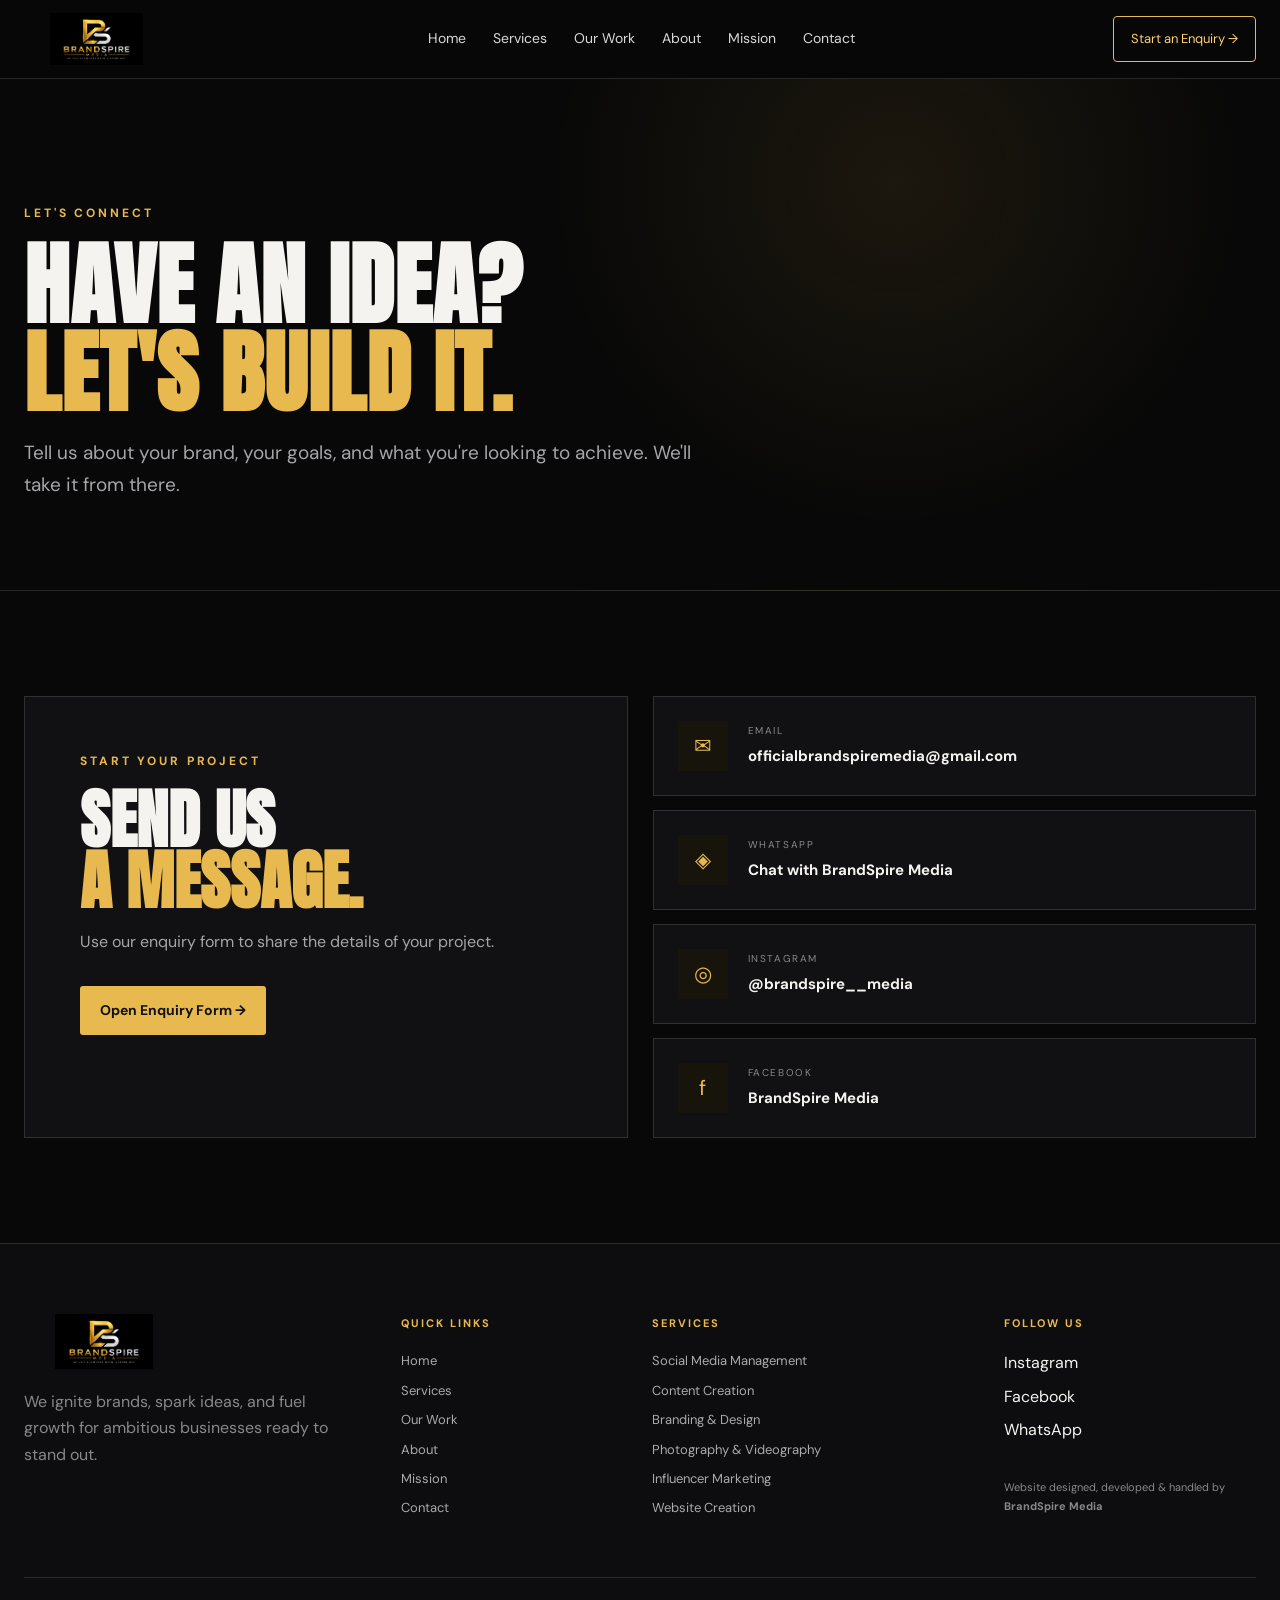
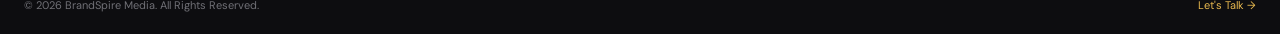
<file: contact.html>
<!DOCTYPE html>
<html lang="en">
<head>
  <meta charset="UTF-8">
  <meta name="viewport" content="width=device-width, initial-scale=1.0">
  <meta name="theme-color" content="#080808">
  <meta name="description" content="BrandSpire Media — Turn Ambition Into Iconic Digital Dominance.">
  <title>Contact | BrandSpire Media</title>
  <link rel="preconnect" href="https://fonts.googleapis.com">
  <link rel="preconnect" href="https://fonts.gstatic.com" crossorigin>
  <link href="https://fonts.googleapis.com/css2?family=Anton&family=DM+Sans:wght@400;500;600;700&display=swap" rel="stylesheet">
  <link rel="stylesheet" href="style.css">
</head>
<body>

<header class="site-header">
  <div class="container header-inner">
    <a class="brand" href="index.html" aria-label="BrandSpire Media home">
      <img src="assets/brandspire-logo.png" alt="BrandSpire Media">
    </a>
    <nav class="desktop-nav" aria-label="Primary navigation">
      <a href="index.html">Home</a>
      <a href="services.html">Services</a>
      <a href="work.html">Our Work</a>
      <a href="about.html">About</a>
      <a href="mission.html">Mission</a>
      <a href="contact.html">Contact</a>
    </nav>
    <a class="nav-cta" href="contact.html">Start an Enquiry <span>→</span></a>
    <button class="menu-toggle" aria-label="Open menu" aria-expanded="false">
      <span></span><span></span><span></span>
    </button>
  </div>
  <nav class="mobile-nav" aria-label="Mobile navigation">
    <a href="index.html">Home</a>
    <a href="services.html">Services</a>
    <a href="work.html">Our Work</a>
    <a href="about.html">About</a>
    <a href="mission.html">Mission</a>
    <a href="contact.html">Contact</a>
    <a class="mobile-cta" href="contact.html">Start an Enquiry →</a>
  </nav>
</header>
<main>
<section class="page-hero">
  <div class="container reveal">
    <div class="eyebrow">LET'S CONNECT</div>
    <h1>HAVE AN IDEA?<br><span>LET'S BUILD IT.</span></h1>
    <p>Tell us about your brand, your goals, and what you're looking to achieve. We'll take it from there.</p>
  </div>
</section>
<section class="section">
  <div class="container contact-grid">
    <div class="contact-panel reveal">
      <div class="eyebrow">START YOUR PROJECT</div>
      <h2>SEND US<br><span>A MESSAGE.</span></h2>
      <p>Use our enquiry form to share the details of your project.</p>
      <a class="btn btn-gold" href="https://docs.google.com/forms/d/e/1FAIpQLSdDPbQHjwNn8wqA6iQstf6iWJCaj7Lh3Hycfx7Gl19CtNlZLw/viewform?usp=publish-editor" target="_blank" rel="noopener noreferrer">Open Enquiry Form →</a>
    </div>
    <div class="contact-links">
      <a class="contact-item reveal" href="mailto:officialbrandspiremedia@gmail.com"><span>✉</span><div><small>EMAIL</small><strong>officialbrandspiremedia@gmail.com</strong></div></a>
      <a class="contact-item reveal" href="https://wa.me/917206149463" target="_blank" rel="noopener"><span>◈</span><div><small>WHATSAPP</small><strong>Chat with BrandSpire Media</strong></div></a>
      <a class="contact-item reveal" href="https://www.instagram.com/brandspire__media/" target="_blank" rel="noopener"><span>◎</span><div><small>INSTAGRAM</small><strong>@brandspire__media</strong></div></a>
      <a class="contact-item reveal" href="https://www.facebook.com/share/1cHBNtN7eo/?mibextid=wwXIfr" target="_blank" rel="noopener"><span>f</span><div><small>FACEBOOK</small><strong>BrandSpire Media</strong></div></a>
    </div>
  </div>
</section>
</main>
<footer class="footer">
  <div class="container footer-grid">
    <div>
      <a class="footer-brand" href="index.html">
        <img src="assets/brandspire-logo.png" alt="BrandSpire Media">
      </a>
      <p>We ignite brands, spark ideas, and fuel growth for ambitious businesses ready to stand out.</p>
    </div>
    <div>
      <h4>QUICK LINKS</h4>
      <a href="index.html">Home</a><a href="services.html">Services</a><a href="work.html">Our Work</a>
      <a href="about.html">About</a><a href="mission.html">Mission</a><a href="contact.html">Contact</a>
    </div>
    <div>
      <h4>SERVICES</h4>
      <a href="services.html">Social Media Management</a>
      <a href="services.html">Content Creation</a>
      <a href="services.html">Branding & Design</a>
      <a href="services.html">Photography & Videography</a>
      <a href="services.html">Influencer Marketing</a>
      <a href="services.html">Website Creation</a>
    </div>
    <div>
      <h4>FOLLOW US</h4>
      <div class="social-row">
        <a href="https://www.instagram.com/brandspire__media/" target="_blank" rel="noopener">Instagram</a>
        <a href="https://www.facebook.com/share/1cHBNtN7eo/?mibextid=wwXIfr" target="_blank" rel="noopener">Facebook</a>
        <a href="https://wa.me/917206149463" target="_blank" rel="noopener">WhatsApp</a>
      </div>
      <p class="footer-credit">Website designed, developed & handled by <strong>BrandSpire Media</strong></p>
    </div>
  </div>
  <div class="container footer-bottom">
    <span>© <span id="year"></span> BrandSpire Media. All Rights Reserved.</span>
    <a href="contact.html">Let's Talk →</a>
  </div>
</footer>
<button class="back-top" aria-label="Back to top">↑</button>
<script src="script.js"></script>
</body>
</html>
</file>
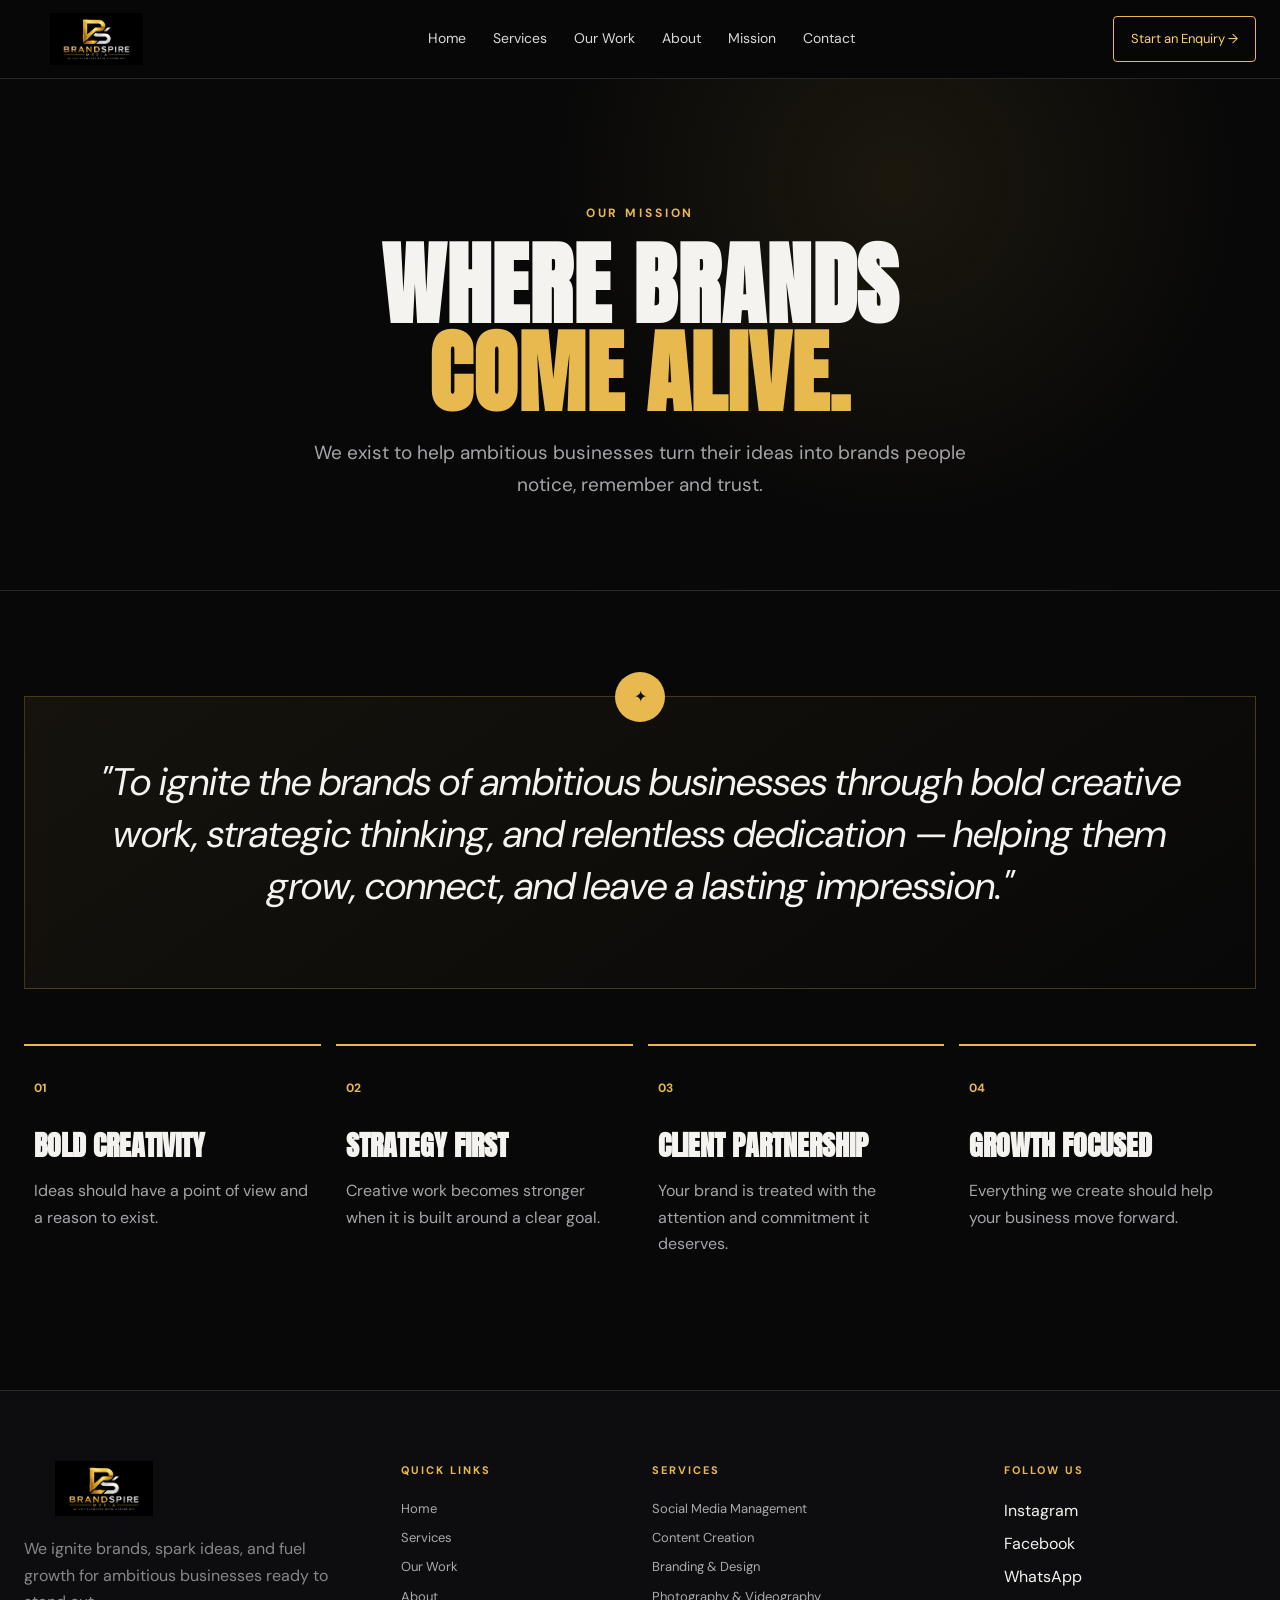
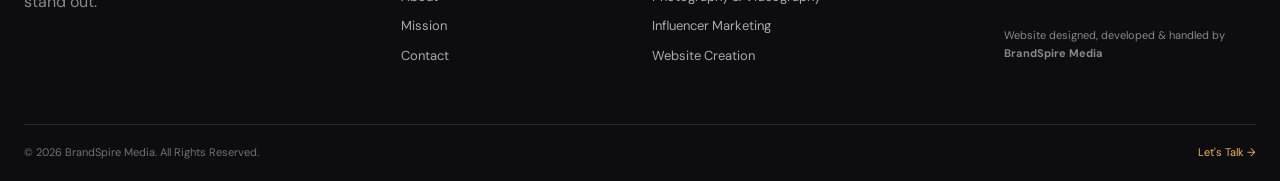
<file: mission.html>
<!DOCTYPE html>
<html lang="en">
<head>
  <meta charset="UTF-8">
  <meta name="viewport" content="width=device-width, initial-scale=1.0">
  <meta name="theme-color" content="#080808">
  <meta name="description" content="BrandSpire Media — Turn Ambition Into Iconic Digital Dominance.">
  <title>Mission | BrandSpire Media</title>
  <link rel="preconnect" href="https://fonts.googleapis.com">
  <link rel="preconnect" href="https://fonts.gstatic.com" crossorigin>
  <link href="https://fonts.googleapis.com/css2?family=Anton&family=DM+Sans:wght@400;500;600;700&display=swap" rel="stylesheet">
  <link rel="stylesheet" href="style.css">
</head>
<body>

<header class="site-header">
  <div class="container header-inner">
    <a class="brand" href="index.html" aria-label="BrandSpire Media home">
      <img src="assets/brandspire-logo.png" alt="BrandSpire Media">
    </a>
    <nav class="desktop-nav" aria-label="Primary navigation">
      <a href="index.html">Home</a>
      <a href="services.html">Services</a>
      <a href="work.html">Our Work</a>
      <a href="about.html">About</a>
      <a href="mission.html">Mission</a>
      <a href="contact.html">Contact</a>
    </nav>
    <a class="nav-cta" href="contact.html">Start an Enquiry <span>→</span></a>
    <button class="menu-toggle" aria-label="Open menu" aria-expanded="false">
      <span></span><span></span><span></span>
    </button>
  </div>
  <nav class="mobile-nav" aria-label="Mobile navigation">
    <a href="index.html">Home</a>
    <a href="services.html">Services</a>
    <a href="work.html">Our Work</a>
    <a href="about.html">About</a>
    <a href="mission.html">Mission</a>
    <a href="contact.html">Contact</a>
    <a class="mobile-cta" href="contact.html">Start an Enquiry →</a>
  </nav>
</header>
<main>
<section class="page-hero mission-hero">
  <div class="container reveal">
    <div class="eyebrow">OUR MISSION</div>
    <h1>WHERE BRANDS<br><span>COME ALIVE.</span></h1>
    <p>We exist to help ambitious businesses turn their ideas into brands people notice, remember and trust.</p>
  </div>
</section>
<section class="section">
  <div class="container">
    <div class="mission-statement reveal">
      <span>✦</span>
      <blockquote>"To ignite the brands of ambitious businesses through bold creative work, strategic thinking, and relentless dedication — helping them grow, connect, and leave a lasting impression."</blockquote>
    </div>
    <div class="values-grid">
      <article class="value reveal"><b>01</b><h2>Bold Creativity</h2><p>Ideas should have a point of view and a reason to exist.</p></article>
      <article class="value reveal"><b>02</b><h2>Strategy First</h2><p>Creative work becomes stronger when it is built around a clear goal.</p></article>
      <article class="value reveal"><b>03</b><h2>Client Partnership</h2><p>Your brand is treated with the attention and commitment it deserves.</p></article>
      <article class="value reveal"><b>04</b><h2>Growth Focused</h2><p>Everything we create should help your business move forward.</p></article>
    </div>
  </div>
</section>
</main>
<footer class="footer">
  <div class="container footer-grid">
    <div>
      <a class="footer-brand" href="index.html">
        <img src="assets/brandspire-logo.png" alt="BrandSpire Media">
      </a>
      <p>We ignite brands, spark ideas, and fuel growth for ambitious businesses ready to stand out.</p>
    </div>
    <div>
      <h4>QUICK LINKS</h4>
      <a href="index.html">Home</a><a href="services.html">Services</a><a href="work.html">Our Work</a>
      <a href="about.html">About</a><a href="mission.html">Mission</a><a href="contact.html">Contact</a>
    </div>
    <div>
      <h4>SERVICES</h4>
      <a href="services.html">Social Media Management</a>
      <a href="services.html">Content Creation</a>
      <a href="services.html">Branding & Design</a>
      <a href="services.html">Photography & Videography</a>
      <a href="services.html">Influencer Marketing</a>
      <a href="services.html">Website Creation</a>
    </div>
    <div>
      <h4>FOLLOW US</h4>
      <div class="social-row">
        <a href="https://www.instagram.com/brandspire__media/" target="_blank" rel="noopener">Instagram</a>
        <a href="https://www.facebook.com/share/1cHBNtN7eo/?mibextid=wwXIfr" target="_blank" rel="noopener">Facebook</a>
        <a href="https://wa.me/917206149463" target="_blank" rel="noopener">WhatsApp</a>
      </div>
      <p class="footer-credit">Website designed, developed & handled by <strong>BrandSpire Media</strong></p>
    </div>
  </div>
  <div class="container footer-bottom">
    <span>© <span id="year"></span> BrandSpire Media. All Rights Reserved.</span>
    <a href="contact.html">Let's Talk →</a>
  </div>
</footer>
<button class="back-top" aria-label="Back to top">↑</button>
<script src="script.js"></script>
</body>
</html>
</file>
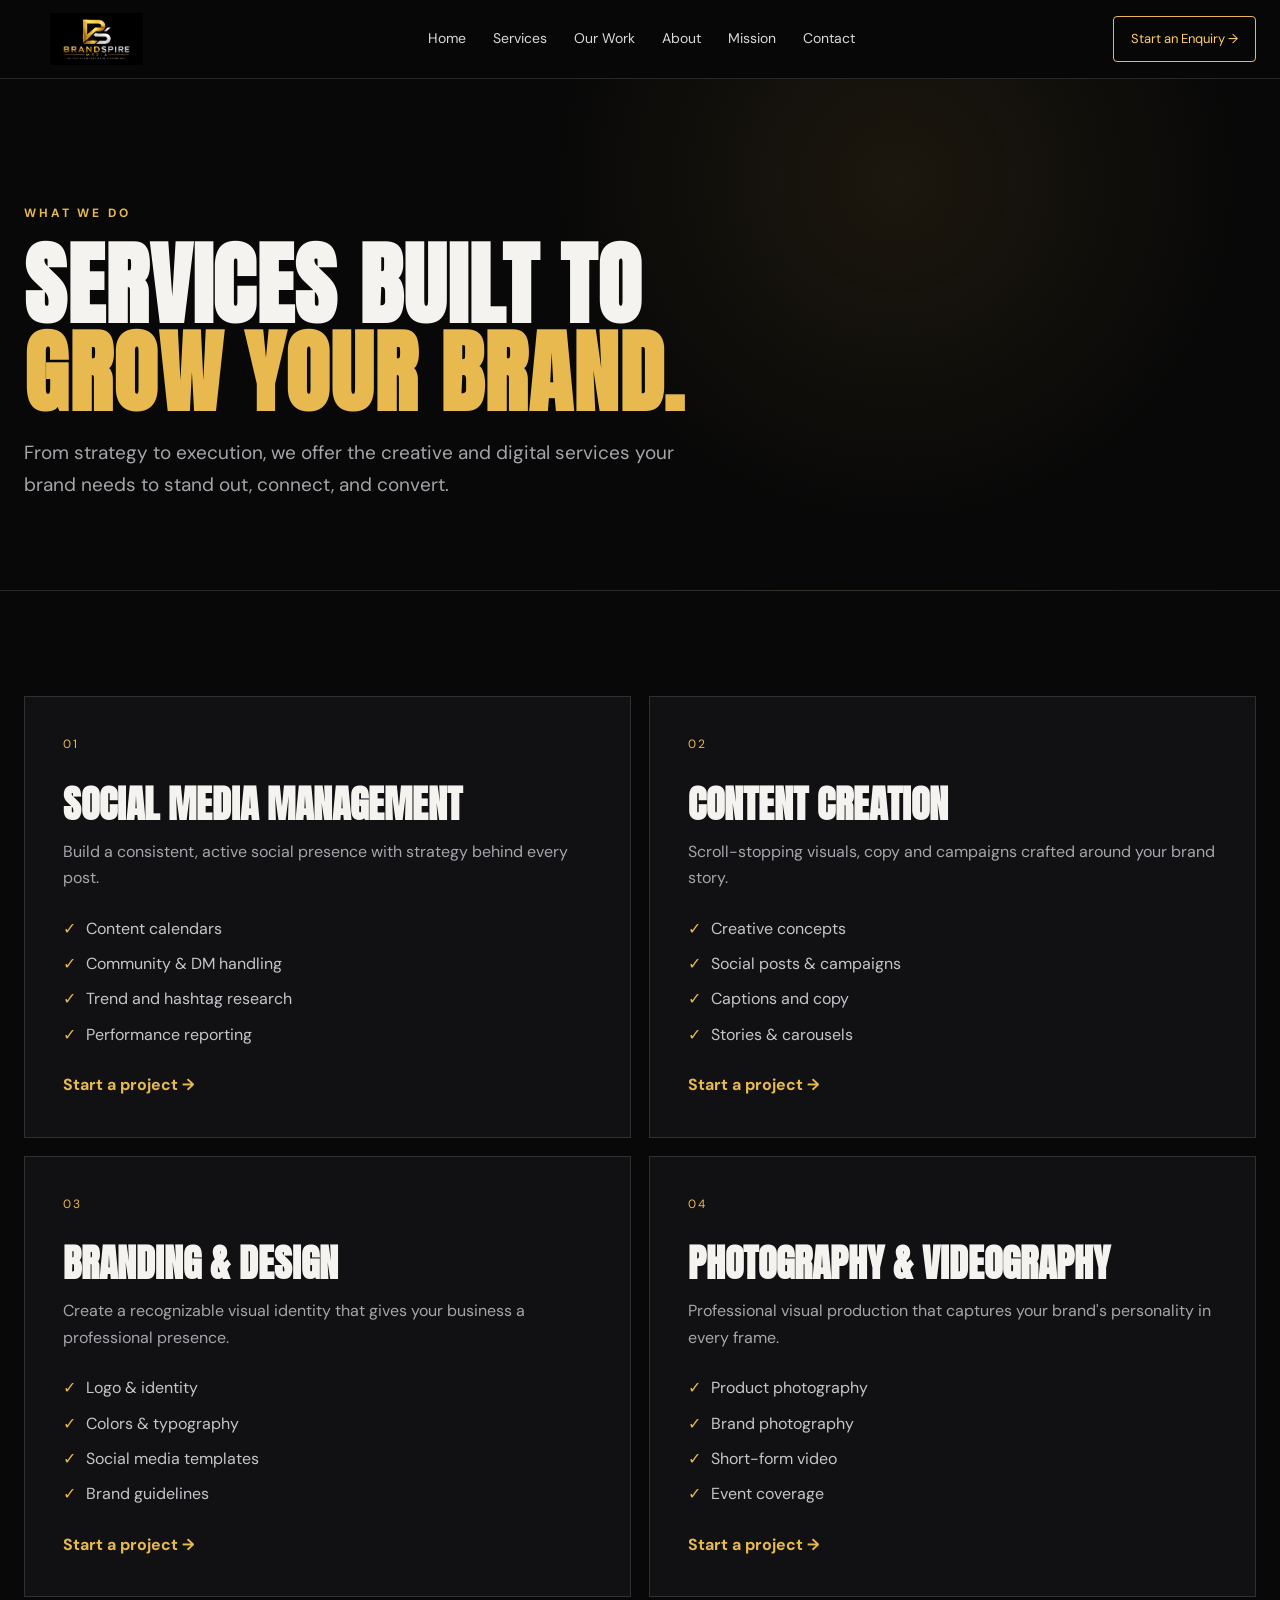
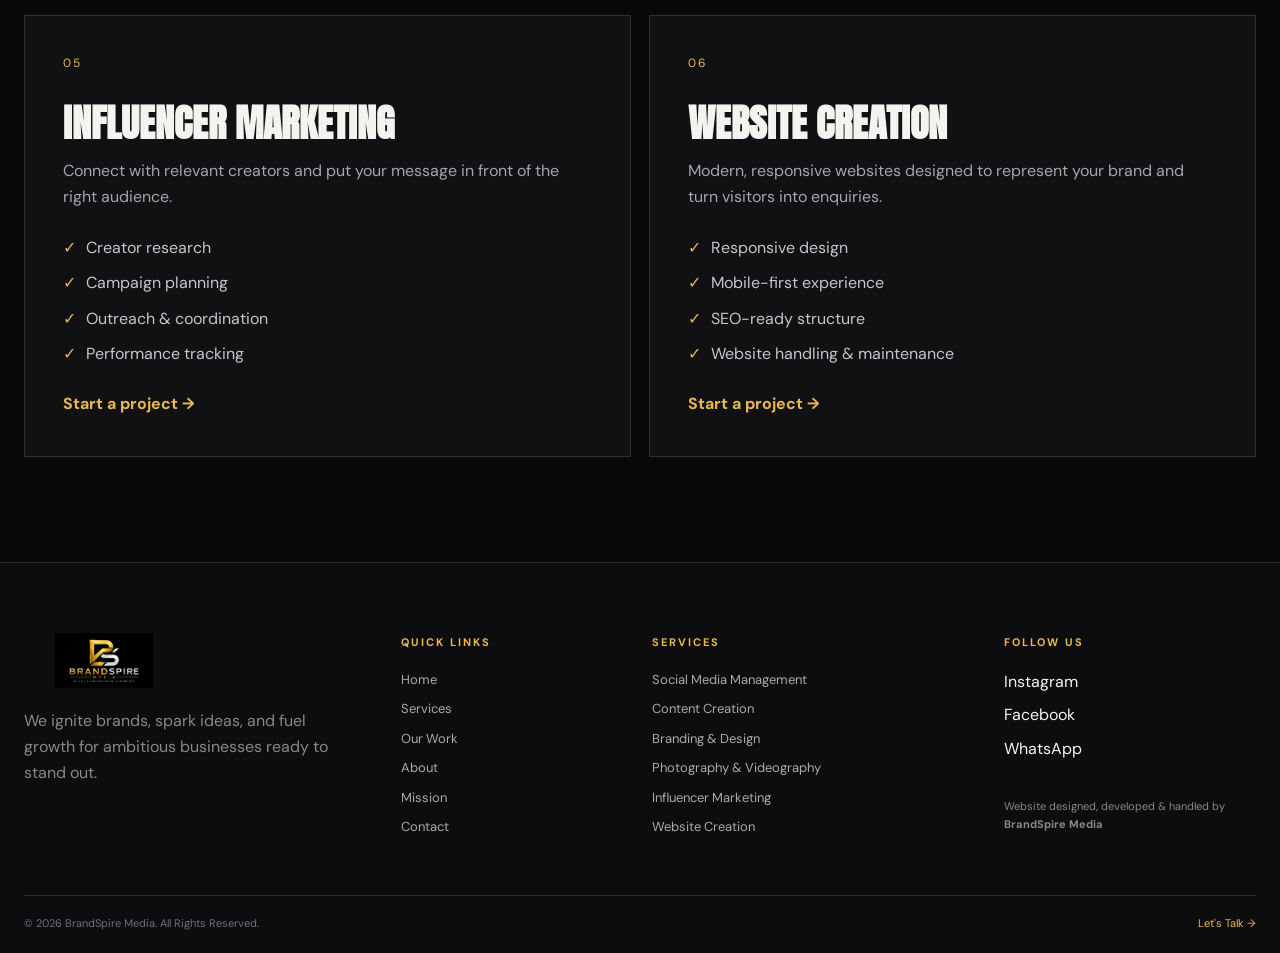
<file: services.html>
<!DOCTYPE html>
<html lang="en">
<head>
  <meta charset="UTF-8">
  <meta name="viewport" content="width=device-width, initial-scale=1.0">
  <meta name="theme-color" content="#080808">
  <meta name="description" content="BrandSpire Media — Turn Ambition Into Iconic Digital Dominance.">
  <title>Services | BrandSpire Media</title>
  <link rel="preconnect" href="https://fonts.googleapis.com">
  <link rel="preconnect" href="https://fonts.gstatic.com" crossorigin>
  <link href="https://fonts.googleapis.com/css2?family=Anton&family=DM+Sans:wght@400;500;600;700&display=swap" rel="stylesheet">
  <link rel="stylesheet" href="style.css">
</head>
<body>

<header class="site-header">
  <div class="container header-inner">
    <a class="brand" href="index.html" aria-label="BrandSpire Media home">
      <img src="assets/brandspire-logo.png" alt="BrandSpire Media">
    </a>
    <nav class="desktop-nav" aria-label="Primary navigation">
      <a href="index.html">Home</a>
      <a href="services.html">Services</a>
      <a href="work.html">Our Work</a>
      <a href="about.html">About</a>
      <a href="mission.html">Mission</a>
      <a href="contact.html">Contact</a>
    </nav>
    <a class="nav-cta" href="contact.html">Start an Enquiry <span>→</span></a>
    <button class="menu-toggle" aria-label="Open menu" aria-expanded="false">
      <span></span><span></span><span></span>
    </button>
  </div>
  <nav class="mobile-nav" aria-label="Mobile navigation">
    <a href="index.html">Home</a>
    <a href="services.html">Services</a>
    <a href="work.html">Our Work</a>
    <a href="about.html">About</a>
    <a href="mission.html">Mission</a>
    <a href="contact.html">Contact</a>
    <a class="mobile-cta" href="contact.html">Start an Enquiry →</a>
  </nav>
</header>
<main>
<section class="page-hero">
  <div class="container reveal">
    <div class="eyebrow">WHAT WE DO</div>
    <h1>SERVICES BUILT TO<br><span>GROW YOUR BRAND.</span></h1>
    <p>From strategy to execution, we offer the creative and digital services your brand needs to stand out, connect, and convert.</p>
  </div>
</section>
<section class="section">
  <div class="container service-detail-grid">
    <article class="detail-card reveal"><span>01</span><h2>Social Media Management</h2><p>Build a consistent, active social presence with strategy behind every post.</p><ul><li>Content calendars</li><li>Community & DM handling</li><li>Trend and hashtag research</li><li>Performance reporting</li></ul><a href="contact.html">Start a project →</a></article>
    <article class="detail-card reveal"><span>02</span><h2>Content Creation</h2><p>Scroll-stopping visuals, copy and campaigns crafted around your brand story.</p><ul><li>Creative concepts</li><li>Social posts & campaigns</li><li>Captions and copy</li><li>Stories & carousels</li></ul><a href="contact.html">Start a project →</a></article>
    <article class="detail-card reveal"><span>03</span><h2>Branding & Design</h2><p>Create a recognizable visual identity that gives your business a professional presence.</p><ul><li>Logo & identity</li><li>Colors & typography</li><li>Social media templates</li><li>Brand guidelines</li></ul><a href="contact.html">Start a project →</a></article>
    <article class="detail-card reveal"><span>04</span><h2>Photography & Videography</h2><p>Professional visual production that captures your brand's personality in every frame.</p><ul><li>Product photography</li><li>Brand photography</li><li>Short-form video</li><li>Event coverage</li></ul><a href="contact.html">Start a project →</a></article>
    <article class="detail-card reveal"><span>05</span><h2>Influencer Marketing</h2><p>Connect with relevant creators and put your message in front of the right audience.</p><ul><li>Creator research</li><li>Campaign planning</li><li>Outreach & coordination</li><li>Performance tracking</li></ul><a href="contact.html">Start a project →</a></article>
    <article class="detail-card reveal"><span>06</span><h2>Website Creation</h2><p>Modern, responsive websites designed to represent your brand and turn visitors into enquiries.</p><ul><li>Responsive design</li><li>Mobile-first experience</li><li>SEO-ready structure</li><li>Website handling & maintenance</li></ul><a href="contact.html">Start a project →</a></article>
  </div>
</section>
</main>
<footer class="footer">
  <div class="container footer-grid">
    <div>
      <a class="footer-brand" href="index.html">
        <img src="assets/brandspire-logo.png" alt="BrandSpire Media">
      </a>
      <p>We ignite brands, spark ideas, and fuel growth for ambitious businesses ready to stand out.</p>
    </div>
    <div>
      <h4>QUICK LINKS</h4>
      <a href="index.html">Home</a><a href="services.html">Services</a><a href="work.html">Our Work</a>
      <a href="about.html">About</a><a href="mission.html">Mission</a><a href="contact.html">Contact</a>
    </div>
    <div>
      <h4>SERVICES</h4>
      <a href="services.html">Social Media Management</a>
      <a href="services.html">Content Creation</a>
      <a href="services.html">Branding & Design</a>
      <a href="services.html">Photography & Videography</a>
      <a href="services.html">Influencer Marketing</a>
      <a href="services.html">Website Creation</a>
    </div>
    <div>
      <h4>FOLLOW US</h4>
      <div class="social-row">
        <a href="https://www.instagram.com/brandspire__media/" target="_blank" rel="noopener">Instagram</a>
        <a href="https://www.facebook.com/share/1cHBNtN7eo/?mibextid=wwXIfr" target="_blank" rel="noopener">Facebook</a>
        <a href="https://wa.me/917206149463" target="_blank" rel="noopener">WhatsApp</a>
      </div>
      <p class="footer-credit">Website designed, developed & handled by <strong>BrandSpire Media</strong></p>
    </div>
  </div>
  <div class="container footer-bottom">
    <span>© <span id="year"></span> BrandSpire Media. All Rights Reserved.</span>
    <a href="contact.html">Let's Talk →</a>
  </div>
</footer>
<button class="back-top" aria-label="Back to top">↑</button>
<script src="script.js"></script>
</body>
</html>
</file>
<file: style.css>
:root{
  --bg:#080808;
  --bg2:#0d0d0f;
  --panel:#111114;
  --line:rgba(255,255,255,.13);
  --text:#f5f3ef;
  --muted:#a5a5aa;
  --gold:#e8b94f;
  --gold2:#ffcf69;
  --purple:#8c4cff;
  --max:1240px;
}
*{box-sizing:border-box;margin:0;padding:0}
html{scroll-behavior:smooth}
body{background:var(--bg);color:var(--text);font-family:"DM Sans",Arial,sans-serif;line-height:1.65;overflow-x:hidden}
img{display:block;max-width:100%}
a{color:inherit;text-decoration:none}
button{font:inherit}
.container{width:min(var(--max),calc(100% - 48px));margin:auto}
.site-header{position:sticky;top:0;z-index:100;background:rgba(8,8,8,.92);backdrop-filter:blur(18px);border-bottom:1px solid var(--line)}
.header-inner{height:78px;display:flex;align-items:center;gap:30px}
.brand{width:145px;display:block;flex:none}
.brand img{width:100%;height:52px;object-fit:contain}
.desktop-nav{display:flex;align-items:center;justify-content:center;gap:27px;flex:1}
.desktop-nav a{font-size:14px;color:#d9d9dc;transition:.25s}
.desktop-nav a:hover{color:var(--gold)}
.nav-cta{border:1px solid var(--gold);color:var(--gold2);padding:11px 17px;font-size:13px;border-radius:4px;white-space:nowrap}
.menu-toggle,.mobile-nav{display:none}
.hero{min-height:calc(100vh - 78px);display:flex;align-items:center;position:relative;overflow:hidden;border-bottom:1px solid var(--line)}
.hero-glow{position:absolute;width:650px;height:650px;background:radial-gradient(circle,rgba(232,185,79,.13),transparent 68%);right:-180px;top:-160px;pointer-events:none}
.hero-grid{display:grid;grid-template-columns:1.05fr .95fr;gap:55px;align-items:center;padding:75px 0}
.eyebrow{font-size:12px;letter-spacing:.24em;color:var(--gold);font-weight:700;margin-bottom:18px}
.hero h1,.page-hero h1,.section-heading h2,.split-copy h2,.statement h2,.mission-statement blockquote{font-family:Anton,Impact,sans-serif;text-transform:uppercase;line-height:.98;letter-spacing:.01em}
.hero h1{font-size:clamp(54px,6.7vw,92px)}
.hero h1 span,.page-hero h1 span,.section-heading h2 span,.split-copy h2 span,.statement h2 span,.contact-panel h2 span{color:var(--gold)}
.hero-copy>p{max-width:640px;color:#c4c4c8;font-size:18px;margin:25px 0 30px}
.actions{display:flex;gap:14px;flex-wrap:wrap}
.btn{display:inline-flex;align-items:center;justify-content:center;min-height:48px;padding:13px 20px;border-radius:3px;font-weight:700;font-size:14px;transition:transform .25s,background .25s,border-color .25s}
.btn:hover{transform:translateY(-3px)}
.btn-gold{background:var(--gold);color:#111}
.btn-gold:hover{background:var(--gold2)}
.btn-outline{border:1px solid var(--gold);color:#f0ca6b;background:transparent}
.capabilities{font-size:11px;letter-spacing:.16em;color:#8d8d93;margin-top:45px;white-space:normal}
.capabilities b{color:var(--gold);padding:0 8px}
.hero-visual{position:relative}
.hero-visual img{width:100%;height:auto;max-height:480px;object-fit:contain;border-radius:3px;filter:brightness(.72);display:block}
.visual-label{position:absolute;right:-16px;top:35px;border-left:2px solid var(--gold);padding-left:16px;font-size:10px;line-height:1.9;letter-spacing:.18em;color:#c7c7c7}
.visual-label span{color:var(--gold);display:block;font-size:12px}
.section{padding:105px 0}
.section-heading{max-width:820px;margin-bottom:45px}
.section-heading h2,.split-copy h2,.statement h2{font-size:clamp(42px,5vw,68px)}
.section-heading p,.split-copy p,.page-hero p,.band-inner p{color:var(--muted);max-width:700px;margin-top:20px}
.mini-service-grid{display:grid;grid-template-columns:repeat(3,1fr);border-top:1px solid var(--line);border-left:1px solid var(--line)}
.mini-card{min-height:210px;padding:27px;border-right:1px solid var(--line);border-bottom:1px solid var(--line);display:flex;flex-direction:column;justify-content:space-between;transition:.3s;background:linear-gradient(145deg,rgba(255,255,255,.02),transparent)}
.mini-card:hover{background:linear-gradient(145deg,rgba(232,185,79,.1),transparent);transform:translateY(-4px)}
.mini-card span{color:var(--gold);font-size:12px}
.mini-card strong{font-size:21px;max-width:230px;line-height:1.2}
.mini-card em{font-style:normal;color:var(--gold);font-size:13px}
.split-section{padding:95px 0;border-top:1px solid var(--line);border-bottom:1px solid var(--line);background:var(--bg2)}
.split-grid{display:grid;grid-template-columns:1fr 1fr;gap:70px;align-items:center}
.split-image img{width:100%;height:350px;object-fit:cover;border-radius:3px;filter:brightness(.68)}
.text-link{display:inline-block;color:var(--gold);margin-top:24px;font-weight:700}
.stats{display:flex;gap:38px;margin-top:48px}
.stats div{display:flex;flex-direction:column}
.stats strong{font-family:Anton,sans-serif;font-size:38px;color:var(--gold)}
.stats small{font-size:11px;color:#888;letter-spacing:.12em;text-transform:uppercase}
.dark-band{padding:80px 0;background:linear-gradient(90deg,#0b0908,#11100c,#0b0908);border-bottom:1px solid var(--line)}
.band-inner{display:grid;grid-template-columns:1fr 1fr;gap:70px;align-items:center}
.band-inner h2{font-family:Anton,sans-serif;font-size:clamp(42px,5vw,70px);line-height:.98}
.band-inner h2 span{color:var(--gold)}
.statement{text-align:center}
.statement .eyebrow{margin-bottom:25px}
.statement h2{font-size:clamp(38px,4.7vw,64px)}
.page-hero{padding:125px 0 90px;border-bottom:1px solid var(--line);background:radial-gradient(circle at 70% 20%,rgba(232,185,79,.09),transparent 35%)}
.page-hero h1{font-size:clamp(58px,7vw,96px)}
.page-hero p{font-size:19px}
.service-detail-grid{display:grid;grid-template-columns:repeat(2,1fr);gap:18px}
.detail-card{padding:38px;border:1px solid var(--line);background:var(--panel);min-height:390px;display:flex;flex-direction:column;transition:.3s}
.detail-card:hover{border-color:rgba(232,185,79,.55);transform:translateY(-5px)}
.detail-card>span{color:var(--gold);font-size:12px;letter-spacing:.16em}
.detail-card h2{font-family:Anton,sans-serif;text-transform:uppercase;font-size:38px;line-height:1;margin:30px 0 16px}
.detail-card p{color:var(--muted)}
.detail-card ul{list-style:none;margin:24px 0;display:grid;gap:9px;color:#c6c6ca}
.detail-card li::before{content:"✓";color:var(--gold);margin-right:10px}
.detail-card a{margin-top:auto;color:var(--gold);font-weight:700}
.work-feature{position:relative;min-height:570px;overflow:hidden;border:1px solid var(--line)}
.work-feature img{position:absolute;inset:0;width:100%;height:100%;object-fit:cover;filter:brightness(.35)}
.work-overlay{position:relative;z-index:1;min-height:570px;display:flex;flex-direction:column;justify-content:center;padding:70px;max-width:720px;background:linear-gradient(90deg,rgba(0,0,0,.8),rgba(0,0,0,.2))}
.work-overlay>span{color:var(--gold);font-size:12px;letter-spacing:.2em}
.work-overlay h2{font-family:Anton,sans-serif;font-size:clamp(50px,6vw,85px);line-height:.95;margin:20px 0}
.work-overlay h2 em{font-style:normal;color:var(--gold)}
.work-overlay p{color:#c1c1c4;max-width:560px;margin-bottom:30px}
.about-page{align-items:start}
.about-points{margin-top:35px;border-top:1px solid var(--line)}
.about-points div{display:flex;gap:20px;padding:17px 0;border-bottom:1px solid var(--line)}
.about-points strong{color:var(--gold)}
.mission-hero{text-align:center}
.mission-hero p{margin-left:auto;margin-right:auto}
.mission-statement{padding:75px 50px;text-align:center;border:1px solid rgba(232,185,79,.25);background:linear-gradient(145deg,rgba(232,185,79,.06),transparent)}
.mission-statement>span{display:grid;place-items:center;width:50px;height:50px;border-radius:50%;margin:-100px auto 35px;background:var(--gold);color:#111}
.mission-statement blockquote{font-family:"DM Sans",sans-serif;text-transform:none;font-size:clamp(24px,3vw,39px);line-height:1.35;font-style:italic;letter-spacing:0}
.values-grid{display:grid;grid-template-columns:repeat(4,1fr);gap:15px;margin-top:55px}
.value{border-top:2px solid var(--gold);padding:28px 10px}
.value>b{color:var(--gold);font-size:12px}
.value h2{font-family:Anton,sans-serif;text-transform:uppercase;font-size:28px;margin:22px 0 10px}
.value p{color:var(--muted)}
.contact-grid{display:grid;grid-template-columns:1fr 1fr;gap:25px}
.contact-panel{padding:55px;border:1px solid var(--line);background:var(--panel)}
.contact-panel h2{font-family:Anton,sans-serif;font-size:clamp(45px,5vw,68px);line-height:.95;margin:15px 0 18px}
.contact-panel p{color:var(--muted);max-width:500px;margin-bottom:30px}
.contact-links{display:grid;gap:14px}
.contact-item{display:flex;align-items:center;gap:20px;border:1px solid var(--line);padding:24px;background:var(--panel);transition:.25s}
.contact-item:hover{border-color:rgba(232,185,79,.5);transform:translateX(5px)}
.contact-item>span{width:50px;height:50px;display:grid;place-items:center;background:#17140c;color:var(--gold);font-size:21px;flex:none}
.contact-item small{display:block;color:#888;font-size:10px;letter-spacing:.16em;margin-bottom:4px}
.contact-item strong{font-size:15px;word-break:break-word}
.footer{border-top:1px solid var(--line);background:#0d0d10;padding:70px 0 20px}
.footer-grid{display:grid;grid-template-columns:1.3fr .8fr 1.2fr 1fr;gap:50px}
.footer-brand{display:block;width:160px;margin-bottom:20px}
.footer-brand img{width:100%;height:55px;object-fit:contain}
.footer p{color:#888;max-width:340px}
.footer h4{font-size:11px;letter-spacing:.18em;color:var(--gold);margin-bottom:18px}
.footer-grid>div>a:not(.footer-brand){display:block;color:#aaa;font-size:13px;margin:8px 0}
.footer-grid>div>a:not(.footer-brand):hover{color:var(--gold)}
.social-row{display:flex;flex-direction:column;gap:7px}
.footer-credit{margin-top:35px;font-size:11px}
.footer-bottom{border-top:1px solid var(--line);margin-top:50px;padding-top:18px;display:flex;justify-content:space-between;gap:20px;color:#707076;font-size:11px}
.footer-bottom a{color:var(--gold)}
.back-top{position:fixed;right:22px;bottom:22px;width:42px;height:42px;border:1px solid var(--gold);background:#111;color:var(--gold);cursor:pointer;opacity:0;pointer-events:none;transition:.25s;z-index:90}
.back-top.show{opacity:1;pointer-events:auto}
.reveal{opacity:0;transform:translateY(25px);transition:opacity .7s ease,transform .7s ease}
.reveal.visible{opacity:1;transform:none}

@media(max-width:900px){
  .desktop-nav,.nav-cta{display:none}
  .menu-toggle{display:flex;margin-left:auto;width:44px;height:44px;border:1px solid var(--line);background:transparent;flex-direction:column;justify-content:center;gap:5px;align-items:center;cursor:pointer}
  .menu-toggle span{width:20px;height:2px;background:#fff}
  .mobile-nav{display:flex;max-height:0;overflow:hidden;flex-direction:column;background:#090909;transition:max-height .35s ease}
  .mobile-nav.open{max-height:430px;border-top:1px solid var(--line)}
  .mobile-nav a{padding:15px 24px;border-bottom:1px solid var(--line);color:#ddd}
  .mobile-nav .mobile-cta{color:var(--gold);font-weight:700}
  .hero-grid,.split-grid,.band-inner,.contact-grid{grid-template-columns:1fr;gap:45px}
  .hero{min-height:auto}
  .hero-grid{padding:65px 0}
  .hero-visual img{height:360px}
  .visual-label{right:0}
  .mini-service-grid{grid-template-columns:repeat(2,1fr)}
  .service-detail-grid{grid-template-columns:1fr}
  .values-grid{grid-template-columns:repeat(2,1fr)}
  .footer-grid{grid-template-columns:repeat(2,1fr)}
}
@media(max-width:560px){
  .container{width:min(var(--max),calc(100% - 30px))}
  .header-inner{height:68px}
  .brand{width:125px}
  .brand img{height:46px}
  .hero h1{font-size:52px}
  .hero-copy>p{font-size:16px}
  .hero-visual img{height:290px}
  .capabilities{font-size:9px;line-height:2}
  .section{padding:75px 0}
  .page-hero{padding:90px 0 65px}
  .page-hero h1{font-size:54px}
  .page-hero p{font-size:16px}
  .mini-service-grid{grid-template-columns:1fr}
  .mini-card{min-height:170px}
  .split-image img{height:270px}
  .stats{gap:22px;flex-wrap:wrap}
  .stats strong{font-size:32px}
  .work-feature,.work-overlay{min-height:480px}
  .work-overlay{padding:35px 25px}
  .detail-card{padding:28px;min-height:350px}
  .detail-card h2{font-size:31px}
  .mission-statement{padding:55px 22px}
  .mission-statement>span{margin:-80px auto 28px}
  .mission-statement blockquote{font-size:21px}
  .values-grid{grid-template-columns:1fr}
  .contact-panel{padding:32px 25px}
  .contact-item{padding:18px}
  .contact-item strong{font-size:13px}
  .footer-grid{grid-template-columns:1fr;gap:35px}
  .footer-bottom{flex-direction:column}
  .btn{width:100%}
}
@media(prefers-reduced-motion:reduce){
  html{scroll-behavior:auto}
  *,*::before,*::after{animation-duration:.01ms!important;transition-duration:.01ms!important}
}
</file>
